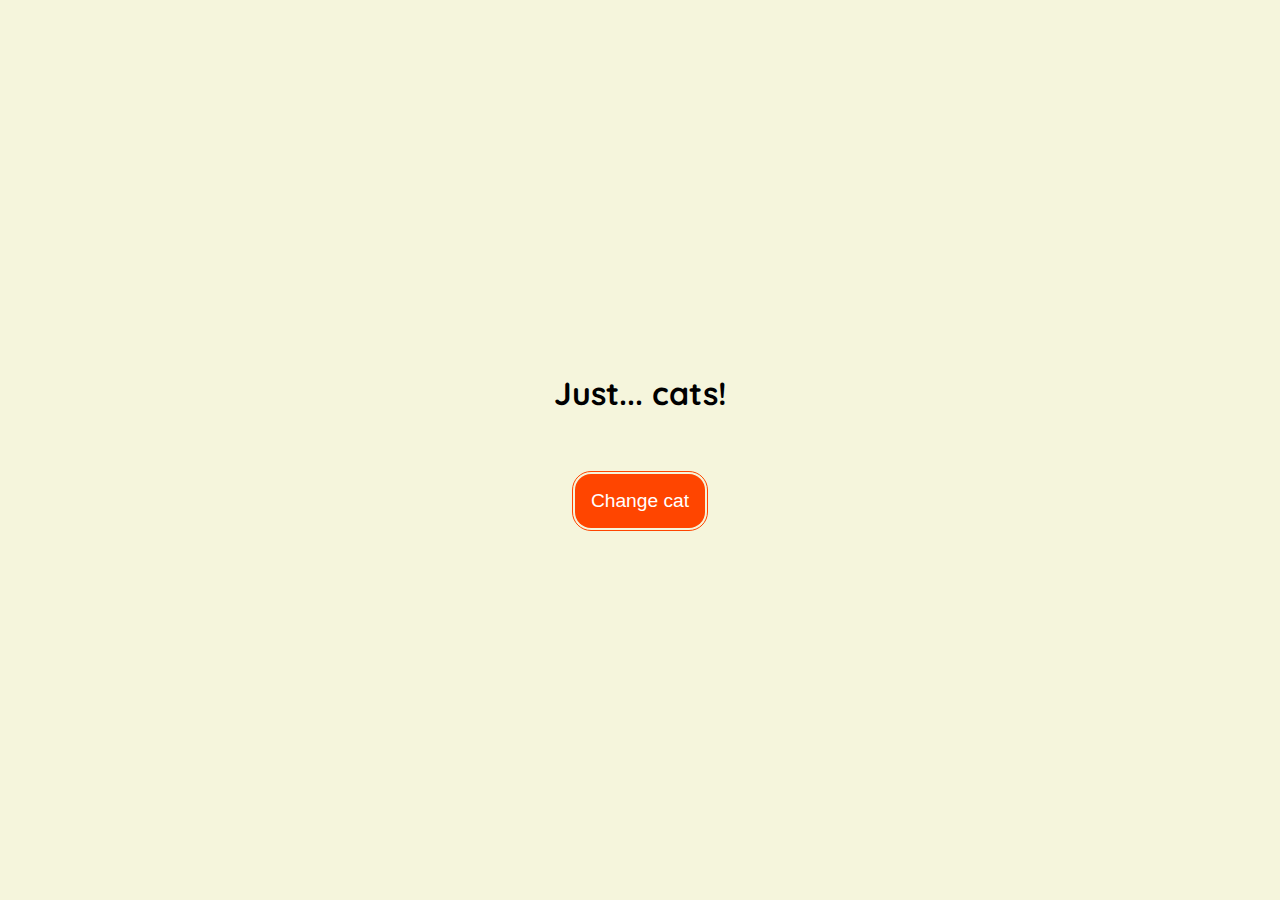
<file: Aprendendo JavaScript/JS Assíncrono/index.html>
<!DOCTYPE html>
<html lang="en">
	<head>
		<meta charset="UTF-8" />
		<meta http-equiv="X-UA-Compatible" content="IE=edge" />
		<meta name="viewport" content="width=device-width, initial-scale=1.0" />
		<link rel="stylesheet" href="assets/css/styles.css" />
		<title>Just... cats!</title>
	</head>
	<body>
		<main>
			<h1>Just... cats!</h1>
			<img id="cat" /><br />
			<button id="change-cat">Change cat</button>
		</main>
		<script src="assets/js/scripts.js"></script>
	</body>
</html>
</file>
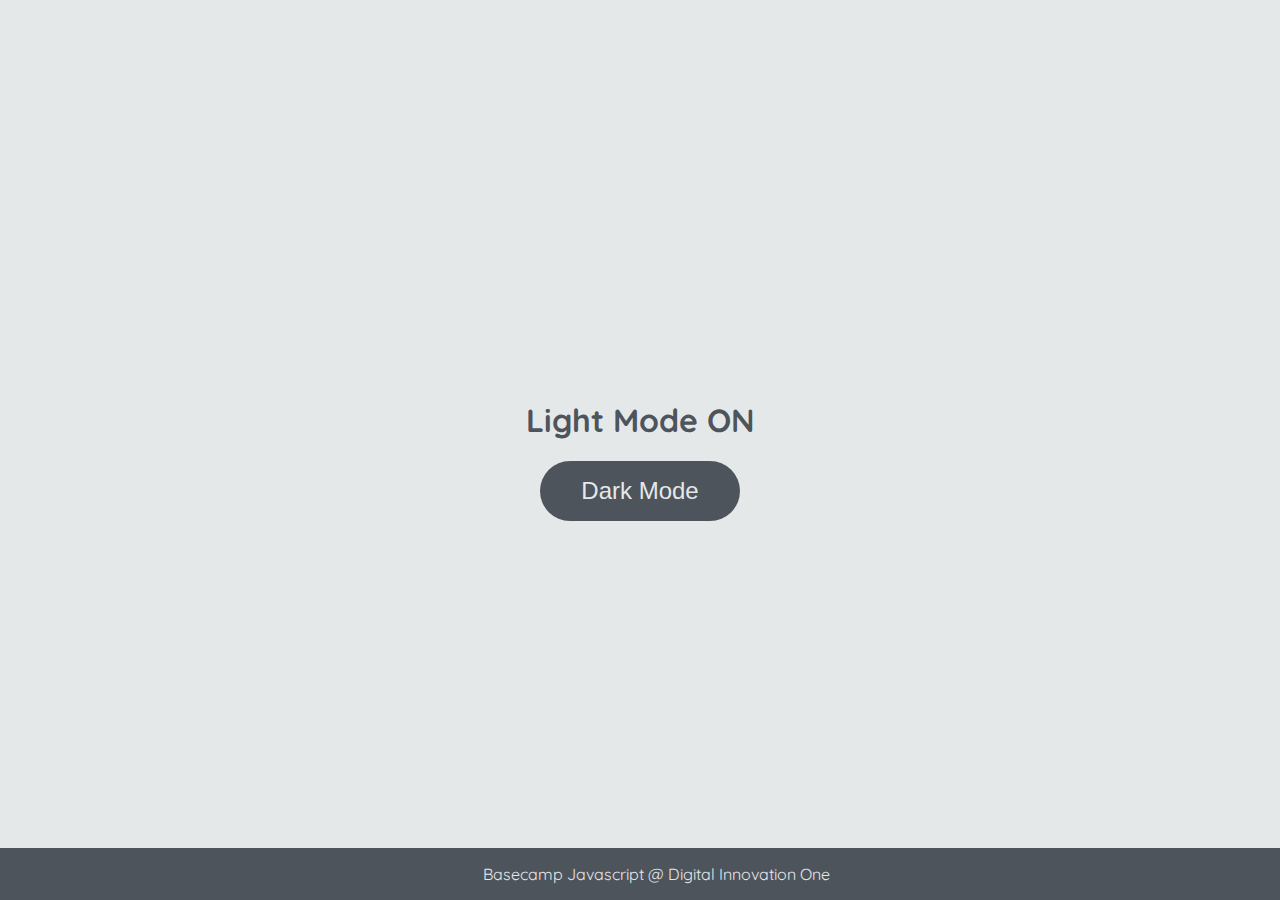
<file: Aprendendo JavaScript/JS Entendendo o D.O.M/index.html>
<!DOCTYPE html>
<html lang="en">
	<head>
		<meta charset="UTF-8" />
		<meta http-equiv="X-UA-Compatible" content="IE=edge" />
		<meta name="viewport" content="width=device-width, initial-scale=1.0" />
		<link rel="stylesheet" href="assets/css/styles.css" />
		<title>Dark mode and Light Mode</title>
	</head>
	<body>
		<main>
			<h1 id="page-title">Light Mode ON</h1>
			<button aria-label="selecionar-modo" id="mode-selector">Dark Mode</button>
		</main>

		<footer>Basecamp Javascript @ Digital Innovation One</footer>
		<script src="assets/js/scripts.js"></script>
	</body>
</html>
</file>
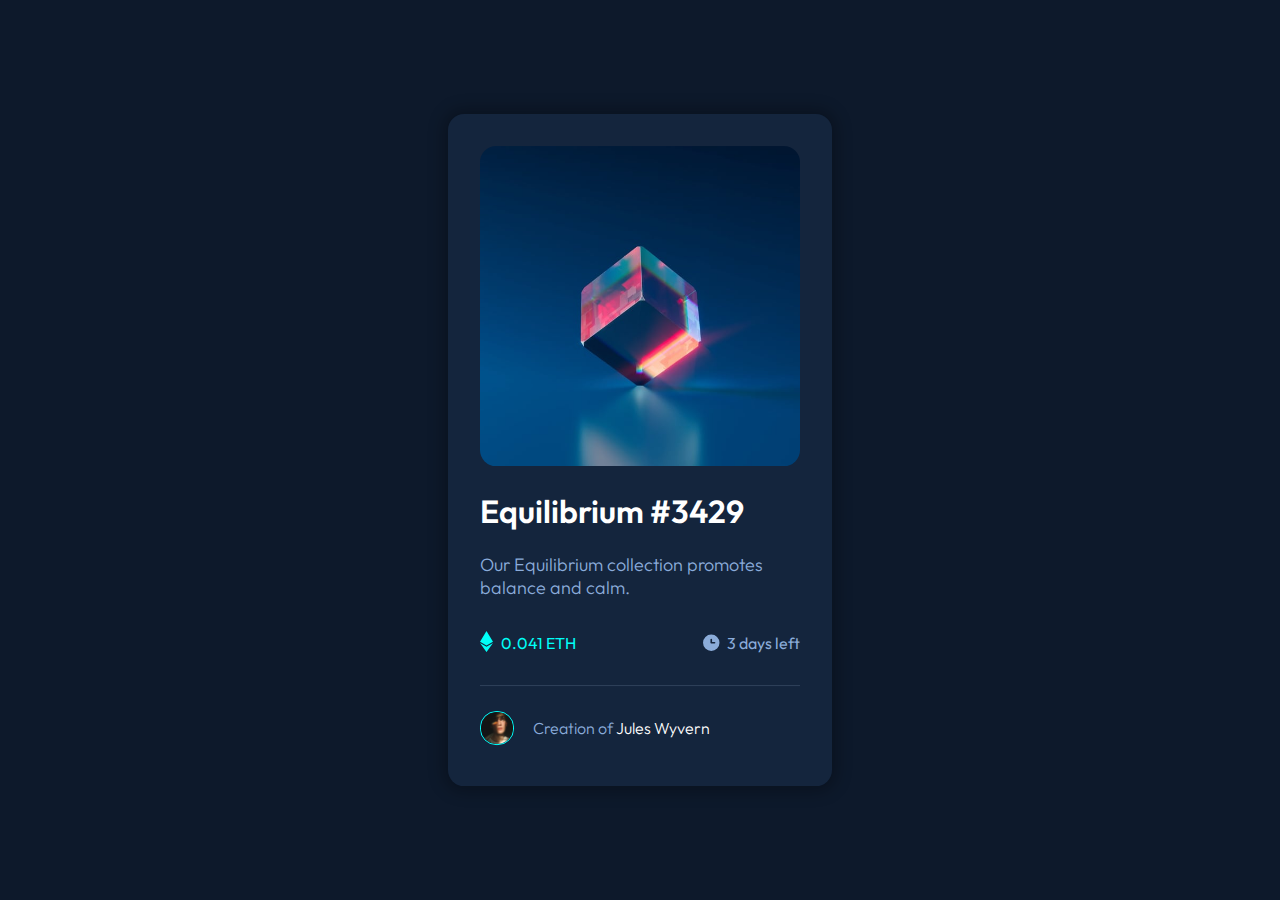
<file: Desafio CSS/nft-preview-card-component-main/index.html>
<!DOCTYPE html>
<html lang="en">
  <head>
    <meta charset="UTF-8" />
    <meta name="viewport" content="width=device-width, initial-scale=1.0" />
    <!-- displays site properly based on user's device -->

    <link
      rel="icon"
      type="image/png"
      sizes="32x32"
      href="./images/favicon-32x32.png"
    />

    <title>Frontend Mentor | NFT preview card component</title>

    <link rel="preconnect" href="https://fonts.googleapis.com" />
    <link rel="preconnect" href="https://fonts.gstatic.com" crossorigin />
    <link
      href="https://fonts.googleapis.com/css2?family=Outfit:wght@300;400;600&display=swap"
      rel="stylesheet"
    />

    <link rel="stylesheet" href="style.css" />
  </head>

  <body>
    <div class="card">
      <div class="limite">
        <div class="view-box">
          <img src="images/icon-view.svg" class="view" alt="">
      </div>
        <img src="images\image-equilibrium.jpg" alt="" />
        <h1>Equilibrium #3429</h1>

        <p class="description">
          Our Equilibrium collection promotes balance and calm.
        </p>
        <div class="inline">
          <img src="images/icon-ethereum.svg" class="ethereum" alt="">
          <p class="eth">0.041 ETH</p>
          <img src="images/icon-clock.svg" class="clock" alt="">
          <p class="time">3 days left</p>
        </div>
        <div class="linha"></div>
        <div class="footer">
          
          <img src="images/image-avatar.png" class="avatar" alt="" />
          <p>Creation of <spam>Jules Wyvern</spam></p>
          </div>
        </div>
      </div>
    </div>
  </body>
</html>
</file>
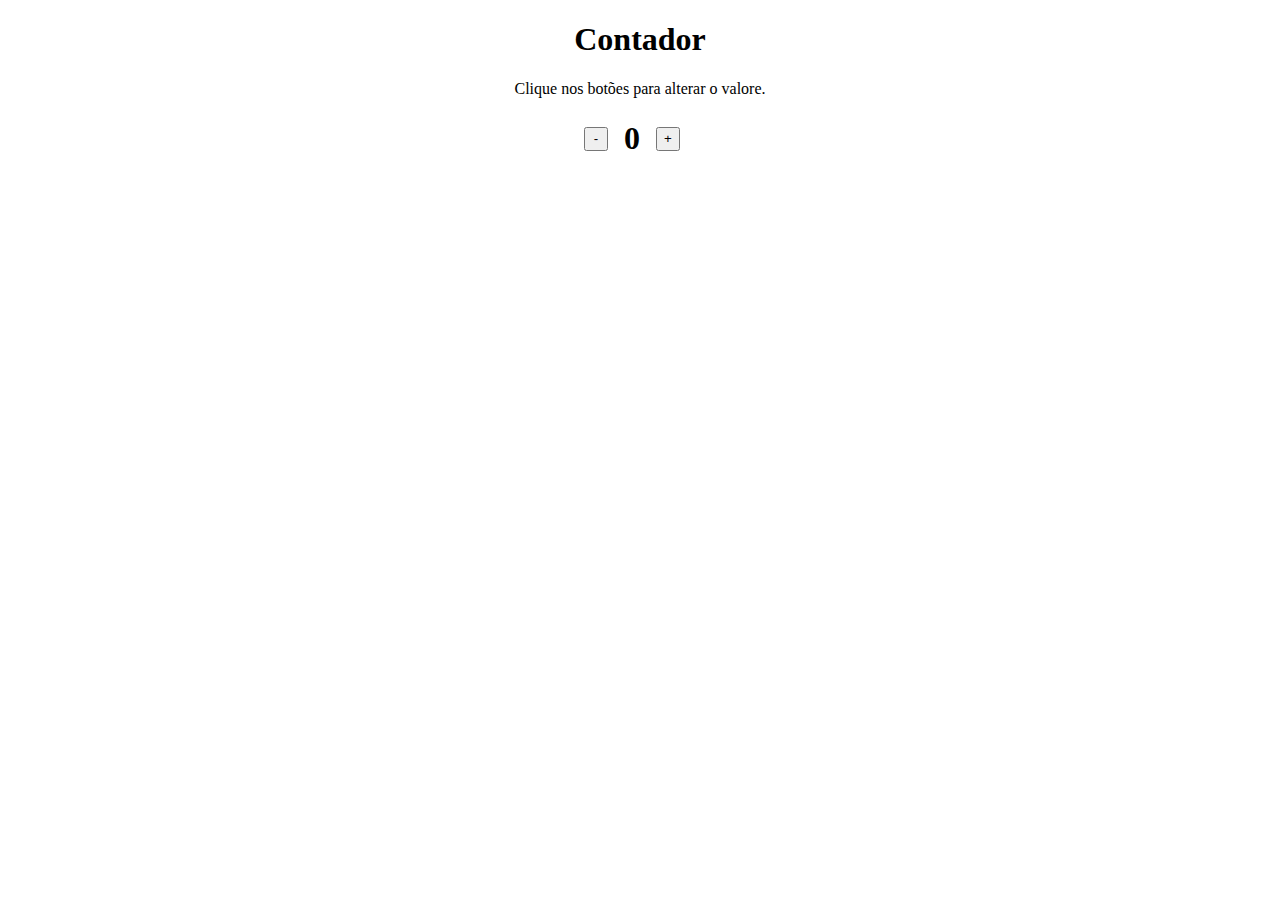
<file: Aprendendo JavaScript/Introdução ao JavaScript/Contador/index.html>
<!DOCTYPE html>
<html lang="en">
  <head>
    <meta charset="UTF-8" />
    <meta http-equiv="X-UA-Compatible" content="IE=edge" />
    <meta name="viewport" content="width=device-width, initial-scale=1.0" />
    <link rel="stylesheet" href="assets/style.css" />
    <title>Contador</title>
  </head>
  <body>
    <h1>Contador</h1>
    <p>Clique nos botões para alterar o valore.</p>
    <div class="contador">
      <button id="addBtn" name="subtrair" onclick="decrement()">-</button>
      <h1 id="currentNumber">0</h1>
      <button name="adicionar" onclick="increment()">+</button>
    </div>
  </body>
  <script src="assets/script.js"></script>
</html>
</file>
<file: Aprendendo JavaScript/JS Assíncrono/assets/css/styles.css>
@import url('https://fonts.googleapis.com/css2?family=Quicksand:wght@400;500;600&display=swap');

body {
  display: flex;
  align-items: center;
  justify-content: center;
  font-family: 'Quicksand', sans-serif;
  height: 100vh;
  margin: 0;
  background-color: beige;
}

img {
  max-width: 20rem;
  border-radius: 30px;
}

main {
  text-align: center;
}

button {
  border: 0;
  font-size: 1.2rem;
  font-weight: 500;
  padding: 16px;
  background: orangered;
  color: white;
  margin: 20px 0;
  cursor: pointer;
  transition: all 0.5s ease-in-out;
  border-radius: 1rem;
  outline: solid 1px orangered;
  outline-offset: 2px;
}

button:hover {
  background: orange;
}
</file>
<file: Aprendendo JavaScript/JS Entendendo o D.O.M/assets/css/styles.css>
@import url('https://fonts.googleapis.com/css2?family=Quicksand:wght@300;400;600&display=swap');

body {
  background-color: #e5e8e8;
  color: #4e545c;
  margin: 0;
  font-family: 'Quicksand';
}

body.dark-mode {
  background-color: #000401;
  color: #e5e8e8;
}

main {
  height: 100vh;
  width: 100%;
  display: flex;
  flex-direction: column;
  align-items: center;
  justify-content: center;
}

footer {
  width: 100%;
  background-color: #4e545c;
  padding: 16px;
  color: #e5e8e8;
  position: fixed;
  bottom: 0;
  text-align: center;
  font-weight: 400;
}

footer.dark-mode {
  background-color: #8d9797;
  color: #000401;
}

button {
  border-radius: 40px;
  font-size: 1.5rem;
  height: 60px;
  width: 200px;
  border: none;
  background-color: #4e545c;
  color: #e5e8e8;
  transition: all 0.5s linear;
}

button:hover {
  background-color: #000401;
}

button.dark-mode {
  background-color: #e5e8e8;
  color: #4e545c;
}

button.dark-mode:hover {
  background-color: #4e545c;
  color: #e5e8e8;
}
</file>
<file: Desafio CSS/nft-preview-card-component-main/style.css>
/* ---------- LAYOUT ---------- */
/* The designs were created to the following widths:
- Mobile: 375px
- Desktop: 1440px

/* Colors 
--soft-blue: hsl(215, 51%, 70%)
--cyan: hsl(178, 100%, 50%)

--main-bg: hsl(217, 54%, 11%)
--card-bg: hsl(216, 50%, 16%)
--line: hsl(215, 32%, 27%)
--white: hsl(0, 0%, 100%)

/* Typography 
- Font size (paragraph): 18px

- font-family: 'Outfit', sans-serif;
- Weights: 300, 400, 600

/* ------------------------------------------------------------ */
/* {
  border: 1px solid blue;
}*/

body {
  background: hsl(217, 54%, 11%);
}

img {
  width: 20rem;
  border-radius: 1rem;
}

.view-box {
  position: absolute;
  width: 20rem;
  height: 20rem;
  background-color: hsl(178, 100%, 50%);
  opacity: 0%;
  border-radius: 1rem;
}

.view {
  padding: 7.5rem;
  width: 5rem;
  position: absolute;
}

.view-box:hover {
  opacity: 50%;
  transition: 0.4s;
  cursor: pointer;
}

.avatar {
  width: 2rem;
  border: 1px solid hsl(178, 100%, 50%);
}

.limite {
  max-width: 20rem;
}

.card {
  width: 20rem;
  position: absolute;
  top: 50%;
  left: 50%;
  transform: translate(-50%, -50%);
  background-color: hsl(216, 50%, 16%);
  padding: 2rem;
  border-radius: 1rem;
  color: hsl(0, 0%, 100%);
  box-shadow: 0 0 15px 5px rgba(0, 0, 0, 0.261);
}

h1 {
  font-family: 'Outfit', sans-serif;
  font-weight: 600;
}

.description {
  color: hsl(215, 51%, 70%);
  font-size: 18px;
  font-family: 'Outfit', sans-serif;
  font-weight: 300;
}

.time {
  color: hsl(215, 51%, 70%);
  font-family: 'Outfit', sans-serif;
  font-weight: 400;
}

.clock {
  width: 1.3rem;
  position: absolute;
  margin-left: 13.8rem;
  margin-top: 0.93rem;
}

.eth {
  color: hsl(178, 100%, 50%);
  font-family: 'Outfit', sans-serif;
  font-weight: 400;
  margin-left: 1.3rem;
}

.ethereum {
  width: 0.8rem;
  position: absolute;
  margin-top: 0.9rem;
}

h1:hover {
  color: hsl(178, 100%, 50%);
  transition: 0.4s;
  cursor: pointer;
}

.inline {
  display: inline-flex;
  width: 20rem;
  justify-content: space-between;
}

.footer {
  display: inline-flex;
  color: hsl(215, 51%, 70%);
  font-family: 'Outfit', sans-serif;
  font-weight: 300;
}

.footer p {
  margin-left: 3.3rem;
}

.avatar {
  position: absolute;
  margin-top: 0.54rem;
}

.linha {
  height: 1px;
  background-color: hsl(215, 32%, 27%);
  margin-top: 1rem;
  margin-bottom: 1rem;
}

.footer spam:hover {
  color: hsl(178, 100%, 50%);
  cursor: pointer;
}

.footer spam {
  color: hsl(0, 0%, 100%);
  transition: 0.4s;
}
</file>
<file: Aprendendo JavaScript/Introdução ao JavaScript/Contador/assets/style.css>
html {
  margin: 0;
  padding: 0;
}

body {
  text-align: center;
}

#currentNumber {
  color: black;
}

.contador {
  display: flex;
  justify-content: center;
  margin-left: -1rem;
}

button {
  height: 1.5rem;
  width: 1.5rem;
  margin-right: 1rem;
  margin-left: 1rem;
  margin-top: 0.8rem;
  cursor: pointer;
}

.contador h1 {
  margin-top: 0.4rem;
}
</file>
